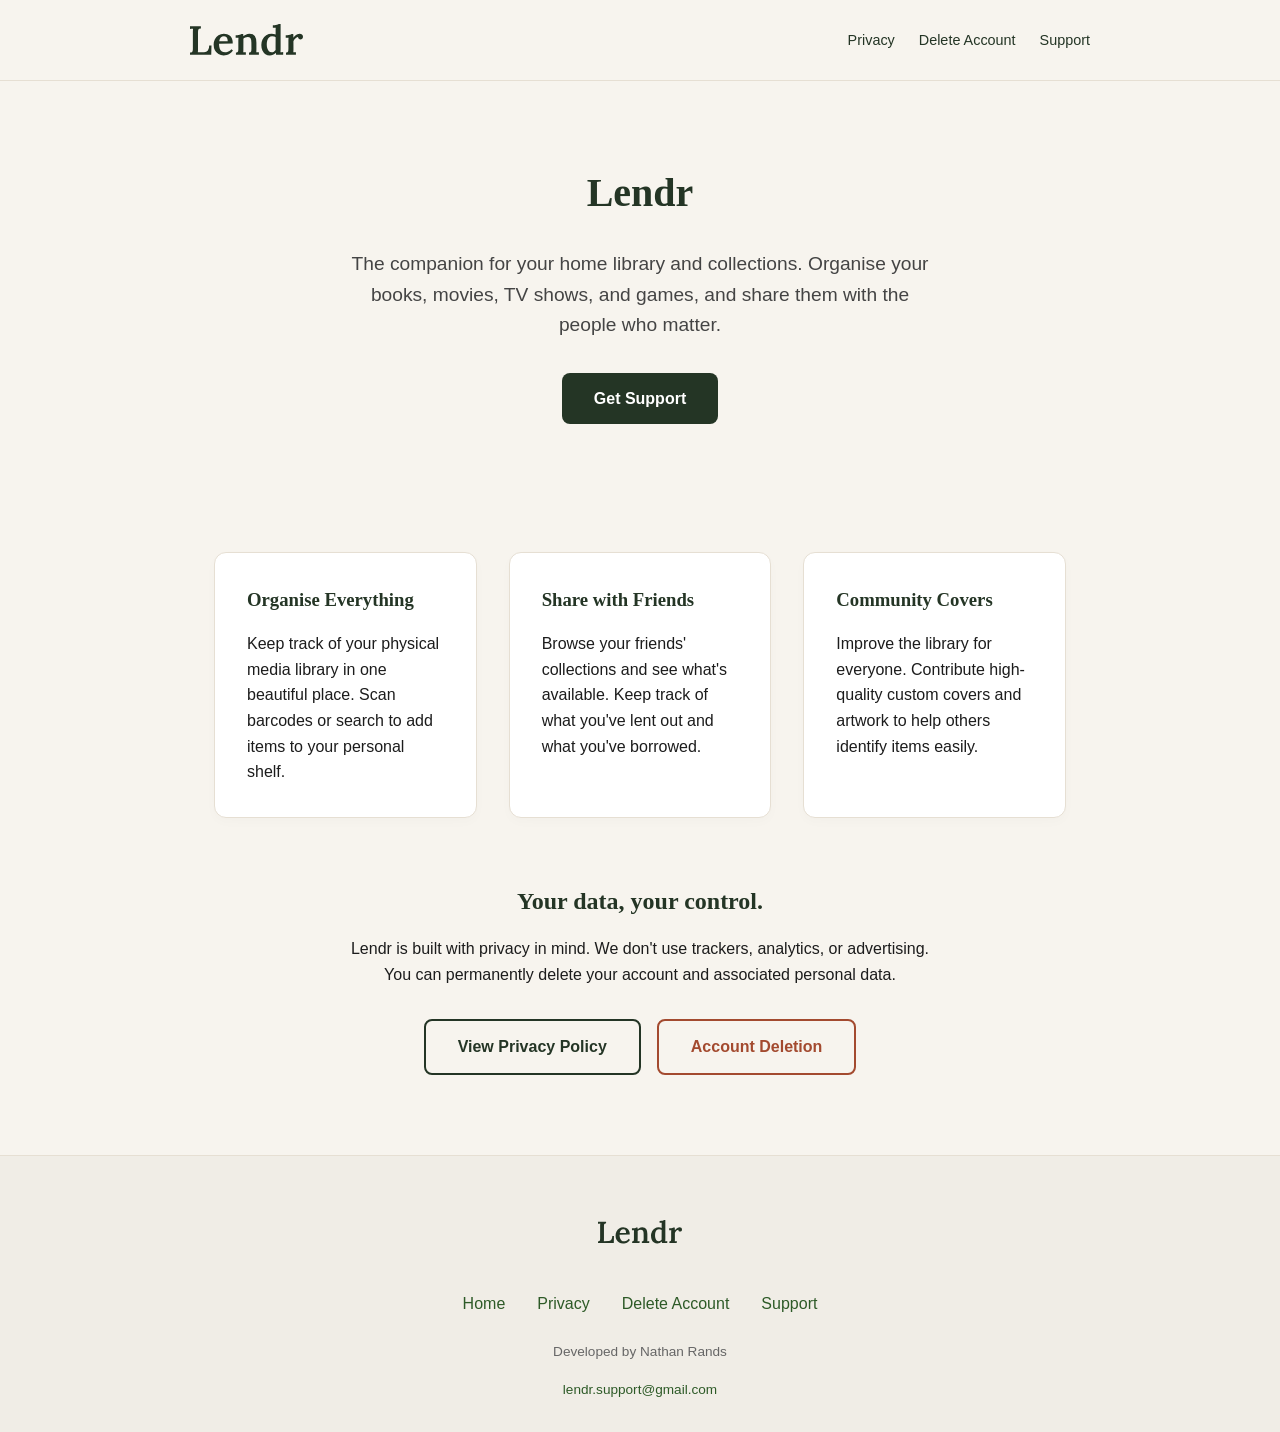
<file: index.html>
<!DOCTYPE html>
<html lang="en">
<head>
    <meta charset="UTF-8">
    <meta name="viewport" content="width=device-width, initial-scale=1.0">
    <title>Lendr — Organise & Share Your Collections</title>
    <link rel="stylesheet" href="styles.css">
    <link rel="icon" type="image/svg+xml" href="assets/favicon.svg">
</head>
<body>

    <header>
        <nav>
            <a href="index.html" class="logo-link">
                <img src="assets/logo.svg" alt="Lendr">
            </a>
            <ul>
                <li><a href="privacy.html">Privacy</a></li>
                <li><a href="delete-account.html">Delete Account</a></li>
                <li><a href="support.html">Support</a></li>
            </ul>
        </nav>
    </header>

    <main>
        <section class="hero">
            <h1>Lendr</h1>
            <p>The companion for your home library and collections. Organise your books, movies, TV shows, and games, and share them with the people who matter.</p>
            <a href="support.html" class="cta-button">Get Support</a>
        </section>

        <section class="features">
            <div class="feature-card">
                <h3>Organise Everything</h3>
                <p>Keep track of your physical media library in one beautiful place. Scan barcodes or search to add items to your personal shelf.</p>
            </div>
            <div class="feature-card">
                <h3>Share with Friends</h3>
                <p>Browse your friends' collections and see what's available. Keep track of what you've lent out and what you've borrowed.</p>
            </div>
            <div class="feature-card">
                <h3>Community Covers</h3>
                <p>Improve the library for everyone. Contribute high-quality custom covers and artwork to help others identify items easily.</p>
            </div>
        </section>

        <section style="text-align: center; margin-top: 4rem;">
            <h2>Your data, your control.</h2>
            <p style="max-width: 600px; margin: 1rem auto 2rem;">Lendr is built with privacy in mind. We don't use trackers, analytics, or advertising. You can permanently delete your account and associated personal data.</p>
            <div style="display: flex; justify-content: center; gap: 1rem; flex-wrap: wrap;">
                <a href="privacy.html" class="cta-button" style="background-color: transparent; border: 2px solid var(--forest-green); color: var(--forest-green);">View Privacy Policy</a>
                <a href="delete-account.html" class="cta-button" style="background-color: transparent; border: 2px solid #A34A2F; color: #A34A2F;">Account Deletion</a>
            </div>
        </section>
    </main>

    <footer>
        <div class="footer-content">
            <img src="assets/logo.svg" alt="Lendr" class="footer-logo">
            <ul class="footer-links">
                <li><a href="index.html">Home</a></li>
                <li><a href="privacy.html">Privacy</a></li>
                <li><a href="delete-account.html">Delete Account</a></li>
                <li><a href="support.html">Support</a></li>
            </ul>
            <p class="footer-info">Developed by Nathan Rands</p>
            <p class="footer-info"><a href="mailto:lendr.support@gmail.com">lendr.support@gmail.com</a></p>
        </div>
    </footer>

</body>
</html>
</file>
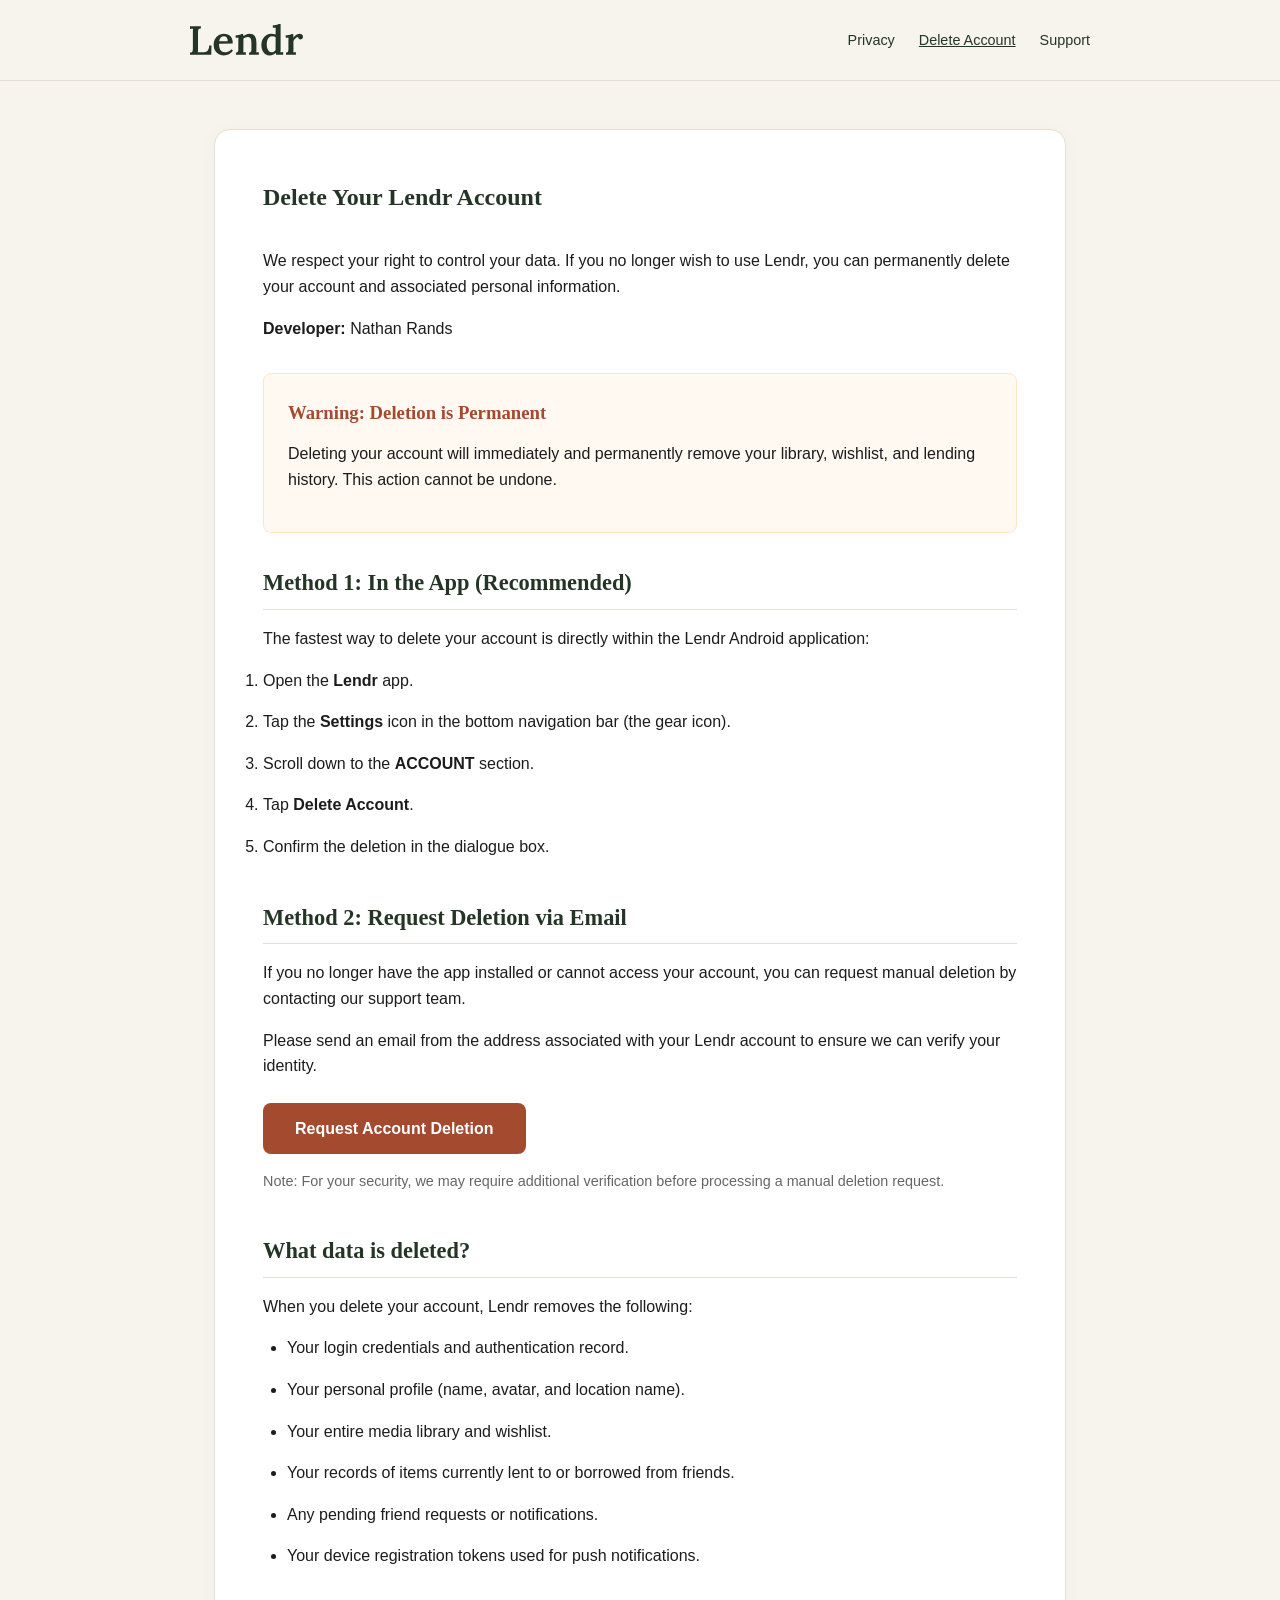
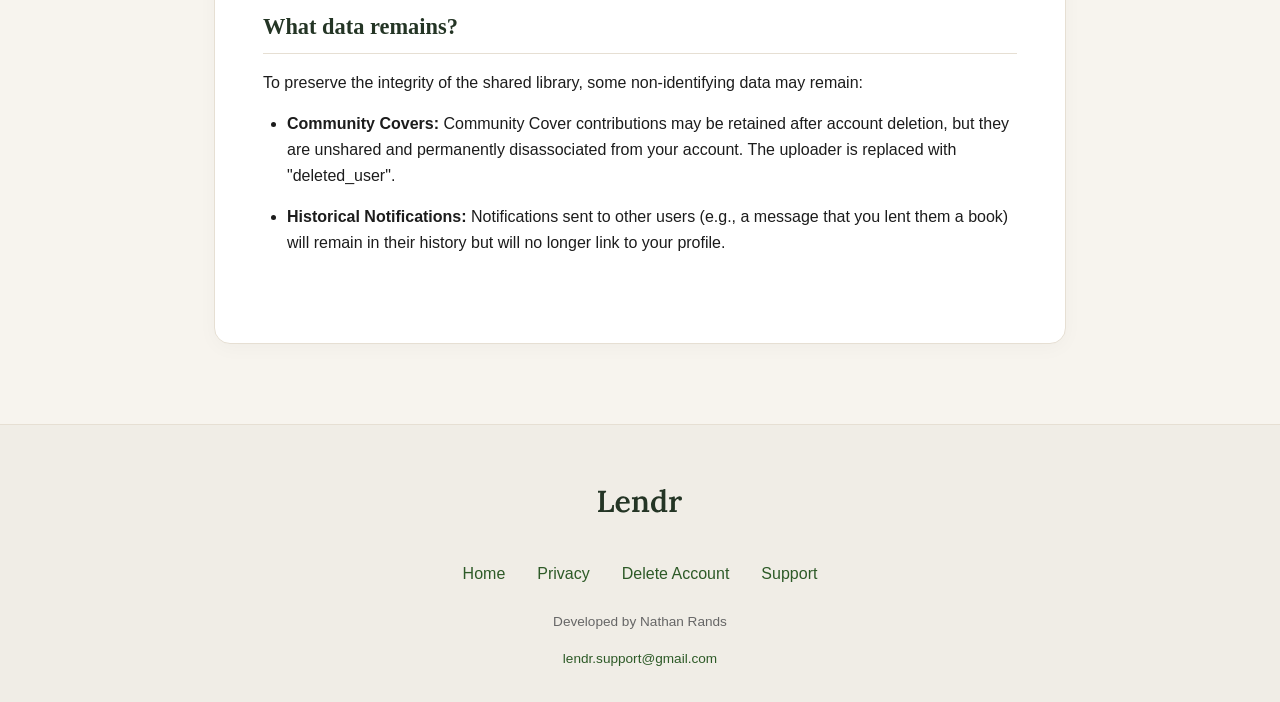
<file: delete-account.html>
<!DOCTYPE html>
<html lang="en">
<head>
    <meta charset="UTF-8">
    <meta name="viewport" content="width=device-width, initial-scale=1.0">
    <title>Delete Your Account — Lendr</title>
    <link rel="stylesheet" href="styles.css">
    <link rel="icon" type="image/svg+xml" href="assets/favicon.svg">
</head>
<body>

    <header>
        <nav>
            <a href="index.html" class="logo-link">
                <img src="assets/logo.svg" alt="Lendr">
            </a>
            <ul>
                <li><a href="privacy.html">Privacy</a></li>
                <li><a href="delete-account.html" style="text-decoration: underline;">Delete Account</a></li>
                <li><a href="support.html">Support</a></li>
            </ul>
        </nav>
    </header>

    <main>
        <article class="content-page">
            <h1>Delete Your Lendr Account</h1>
            <p>We respect your right to control your data. If you no longer wish to use Lendr, you can permanently delete your account and associated personal information.</p>

            <p><strong>Developer:</strong> Nathan Rands</p>

            <div class="deletion-box">
                <h3>Warning: Deletion is Permanent</h3>
                <p>Deleting your account will immediately and permanently remove your library, wishlist, and lending history. This action cannot be undone.</p>
            </div>

            <section>
                <h2>Method 1: In the App (Recommended)</h2>
                <p>The fastest way to delete your account is directly within the Lendr Android application:</p>
                <ol>
                    <li>Open the <strong>Lendr</strong> app.</li>
                    <li>Tap the <strong>Settings</strong> icon in the bottom navigation bar (the gear icon).</li>
                    <li>Scroll down to the <strong>ACCOUNT</strong> section.</li>
                    <li>Tap <strong>Delete Account</strong>.</li>
                    <li>Confirm the deletion in the dialogue box.</li>
                </ol>
            </section>

            <section>
                <h2>Method 2: Request Deletion via Email</h2>
                <p>If you no longer have the app installed or cannot access your account, you can request manual deletion by contacting our support team.</p>
                <p>Please send an email from the address associated with your Lendr account to ensure we can verify your identity.</p>

                <div style="margin-top: 1.5rem;">
                    <a href="mailto:lendr.support@gmail.com?subject=Lendr%20account%20deletion%20request&body=I%20request%20the%20permanent%20deletion%20of%20my%20Lendr%20account%20associated%20with%20this%20email%20address." class="cta-button" style="background-color: #A34A2F;">Request Account Deletion</a>
                </div>
                <p style="font-size: 0.9rem; margin-top: 1rem; color: #666;">Note: For your security, we may require additional verification before processing a manual deletion request.</p>
            </section>

            <section>
                <h2>What data is deleted?</h2>
                <p>When you delete your account, Lendr removes the following:</p>
                <ul>
                    <li>Your login credentials and authentication record.</li>
                    <li>Your personal profile (name, avatar, and location name).</li>
                    <li>Your entire media library and wishlist.</li>
                    <li>Your records of items currently lent to or borrowed from friends.</li>
                    <li>Any pending friend requests or notifications.</li>
                    <li>Your device registration tokens used for push notifications.</li>
                </ul>
            </section>

            <section>
                <h2>What data remains?</h2>
                <p>To preserve the integrity of the shared library, some non-identifying data may remain:</p>
                <ul>
                    <li><strong>Community Covers:</strong> Community Cover contributions may be retained after account deletion, but they are unshared and permanently disassociated from your account. The uploader is replaced with "deleted_user".</li>
                    <li><strong>Historical Notifications:</strong> Notifications sent to other users (e.g., a message that you lent them a book) will remain in their history but will no longer link to your profile.</li>
                </ul>
            </section>
        </article>
    </main>

    <footer>
        <div class="footer-content">
            <img src="assets/logo.svg" alt="Lendr" class="footer-logo">
            <ul class="footer-links">
                <li><a href="index.html">Home</a></li>
                <li><a href="privacy.html">Privacy</a></li>
                <li><a href="delete-account.html">Delete Account</a></li>
                <li><a href="support.html">Support</a></li>
            </ul>
            <p class="footer-info">Developed by Nathan Rands</p>
            <p class="footer-info"><a href="mailto:lendr.support@gmail.com">lendr.support@gmail.com</a></p>
        </div>
    </footer>

</body>
</html>
</file>
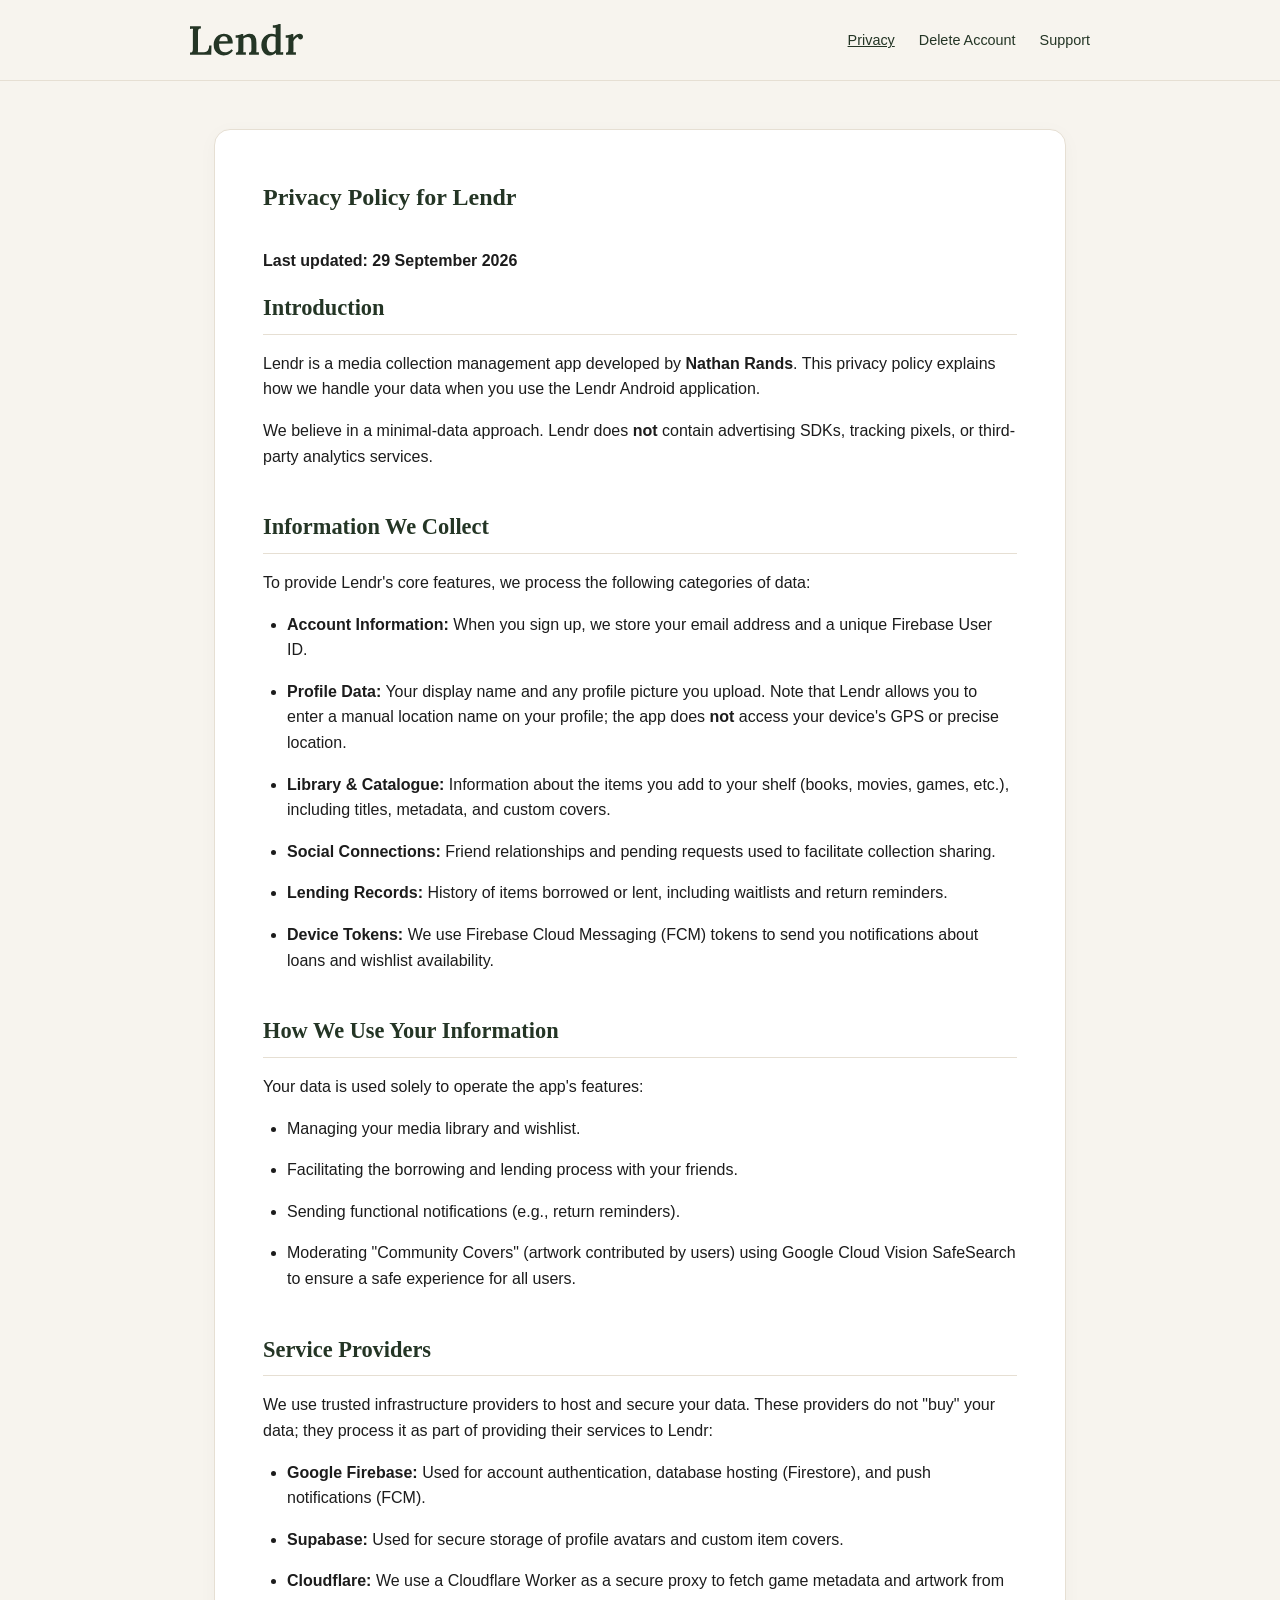
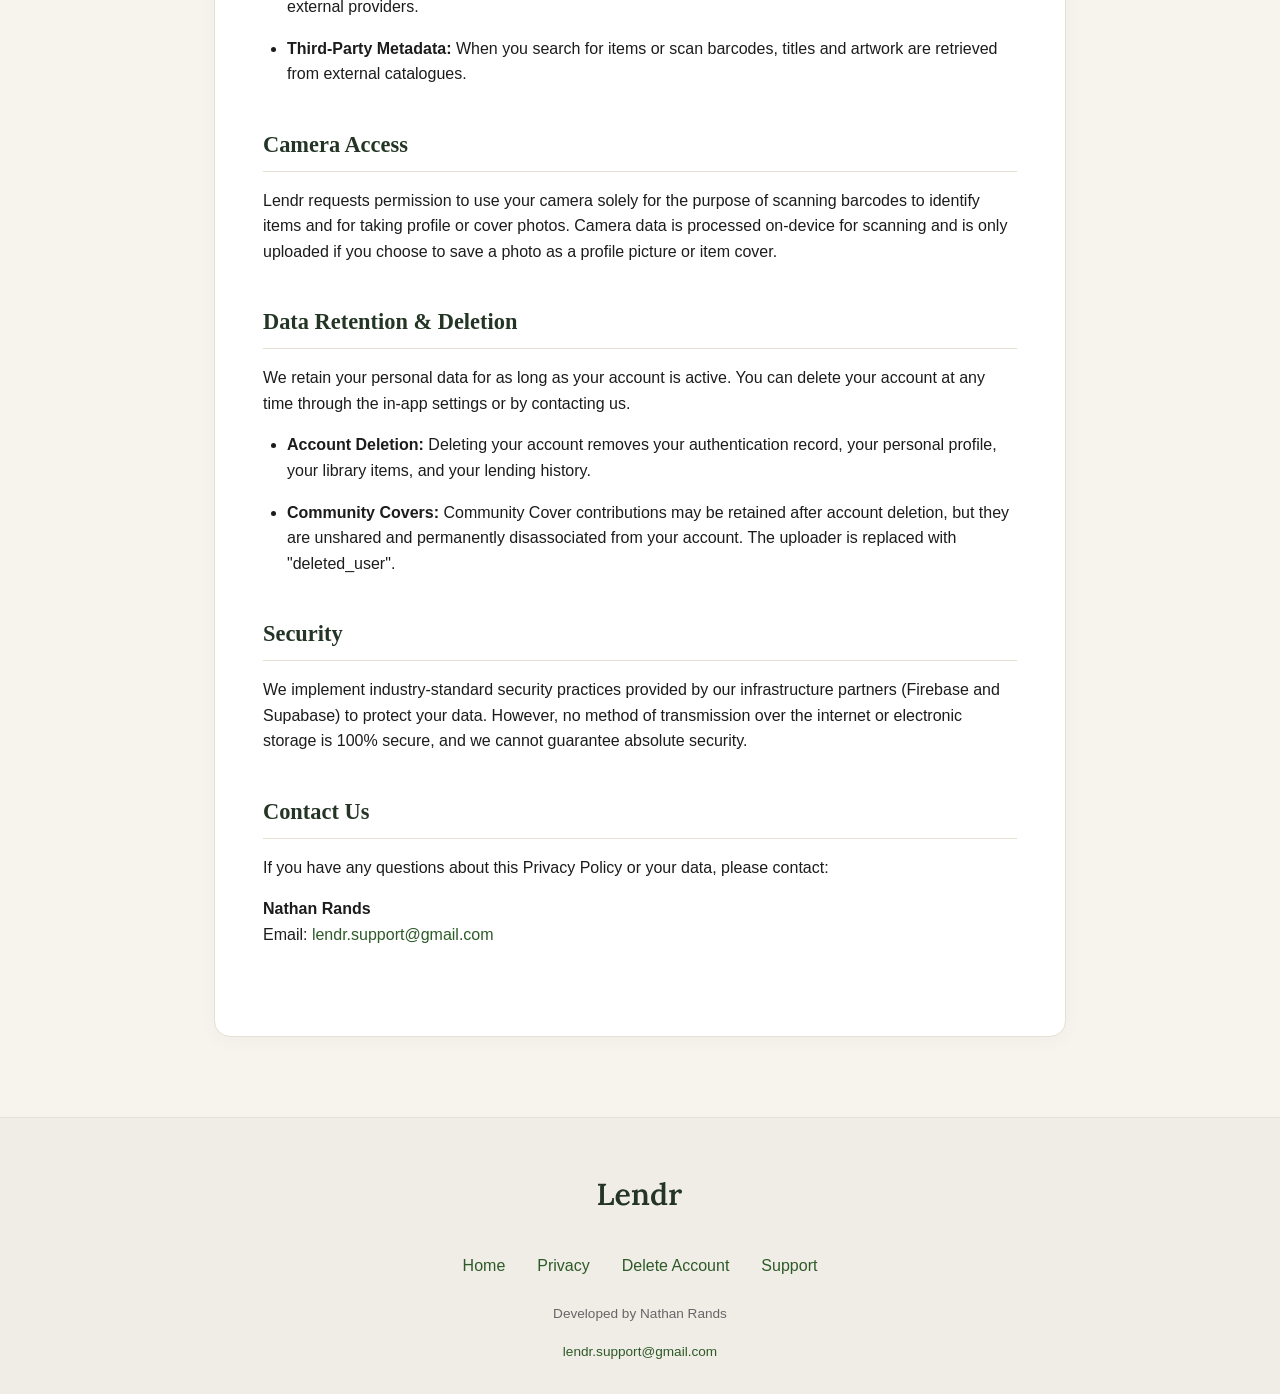
<file: privacy.html>
<!DOCTYPE html>
<html lang="en">
<head>
    <meta charset="UTF-8">
    <meta name="viewport" content="width=device-width, initial-scale=1.0">
    <title>Privacy Policy — Lendr</title>
    <link rel="stylesheet" href="styles.css">
    <link rel="icon" type="image/svg+xml" href="assets/favicon.svg">
</head>
<body>

    <header>
        <nav>
            <a href="index.html" class="logo-link">
                <img src="assets/logo.svg" alt="Lendr">
            </a>
            <ul>
                <li><a href="privacy.html" style="text-decoration: underline;">Privacy</a></li>
                <li><a href="delete-account.html">Delete Account</a></li>
                <li><a href="support.html">Support</a></li>
            </ul>
        </nav>
    </header>

    <main>
        <article class="content-page">
            <h1>Privacy Policy for Lendr</h1>
            <p><strong>Last updated: 29 September 2026</strong></p>

            <section>
                <h2>Introduction</h2>
                <p>Lendr is a media collection management app developed by <strong>Nathan Rands</strong>. This privacy policy explains how we handle your data when you use the Lendr Android application.</p>
                <p>We believe in a minimal-data approach. Lendr does <strong>not</strong> contain advertising SDKs, tracking pixels, or third-party analytics services.</p>
            </section>

            <section>
                <h2>Information We Collect</h2>
                <p>To provide Lendr's core features, we process the following categories of data:</p>
                <ul>
                    <li><strong>Account Information:</strong> When you sign up, we store your email address and a unique Firebase User ID.</li>
                    <li><strong>Profile Data:</strong> Your display name and any profile picture you upload. Note that Lendr allows you to enter a manual location name on your profile; the app does <strong>not</strong> access your device's GPS or precise location.</li>
                    <li><strong>Library & Catalogue:</strong> Information about the items you add to your shelf (books, movies, games, etc.), including titles, metadata, and custom covers.</li>
                    <li><strong>Social Connections:</strong> Friend relationships and pending requests used to facilitate collection sharing.</li>
                    <li><strong>Lending Records:</strong> History of items borrowed or lent, including waitlists and return reminders.</li>
                    <li><strong>Device Tokens:</strong> We use Firebase Cloud Messaging (FCM) tokens to send you notifications about loans and wishlist availability.</li>
                </ul>
            </section>

            <section>
                <h2>How We Use Your Information</h2>
                <p>Your data is used solely to operate the app's features:</p>
                <ul>
                    <li>Managing your media library and wishlist.</li>
                    <li>Facilitating the borrowing and lending process with your friends.</li>
                    <li>Sending functional notifications (e.g., return reminders).</li>
                    <li>Moderating "Community Covers" (artwork contributed by users) using Google Cloud Vision SafeSearch to ensure a safe experience for all users.</li>
                </ul>
            </section>

            <section>
                <h2>Service Providers</h2>
                <p>We use trusted infrastructure providers to host and secure your data. These providers do not "buy" your data; they process it as part of providing their services to Lendr:</p>
                <ul>
                    <li><strong>Google Firebase:</strong> Used for account authentication, database hosting (Firestore), and push notifications (FCM).</li>
                    <li><strong>Supabase:</strong> Used for secure storage of profile avatars and custom item covers.</li>
                    <li><strong>Cloudflare:</strong> We use a Cloudflare Worker as a secure proxy to fetch game metadata and artwork from external providers.</li>
                    <li><strong>Third-Party Metadata:</strong> When you search for items or scan barcodes, titles and artwork are retrieved from external catalogues.</li>
                </ul>
            </section>

            <section>
                <h2>Camera Access</h2>
                <p>Lendr requests permission to use your camera solely for the purpose of scanning barcodes to identify items and for taking profile or cover photos. Camera data is processed on-device for scanning and is only uploaded if you choose to save a photo as a profile picture or item cover.</p>
            </section>

            <section>
                <h2>Data Retention & Deletion</h2>
                <p>We retain your personal data for as long as your account is active. You can delete your account at any time through the in-app settings or by contacting us.</p>
                <ul>
                    <li><strong>Account Deletion:</strong> Deleting your account removes your authentication record, your personal profile, your library items, and your lending history.</li>
                    <li><strong>Community Covers:</strong> Community Cover contributions may be retained after account deletion, but they are unshared and permanently disassociated from your account. The uploader is replaced with "deleted_user".</li>
                </ul>
            </section>

            <section>
                <h2>Security</h2>
                <p>We implement industry-standard security practices provided by our infrastructure partners (Firebase and Supabase) to protect your data. However, no method of transmission over the internet or electronic storage is 100% secure, and we cannot guarantee absolute security.</p>
            </section>

            <section>
                <h2>Contact Us</h2>
                <p>If you have any questions about this Privacy Policy or your data, please contact:</p>
                <p><strong>Nathan Rands</strong><br>
                Email: <a href="mailto:lendr.support@gmail.com">lendr.support@gmail.com</a></p>
            </section>
        </article>
    </main>

    <footer>
        <div class="footer-content">
            <img src="assets/logo.svg" alt="Lendr" class="footer-logo">
            <ul class="footer-links">
                <li><a href="index.html">Home</a></li>
                <li><a href="privacy.html">Privacy</a></li>
                <li><a href="delete-account.html">Delete Account</a></li>
                <li><a href="support.html">Support</a></li>
            </ul>
            <p class="footer-info">Developed by Nathan Rands</p>
            <p class="footer-info"><a href="mailto:lendr.support@gmail.com">lendr.support@gmail.com</a></p>
        </div>
    </footer>

</body>
</html>
</file>
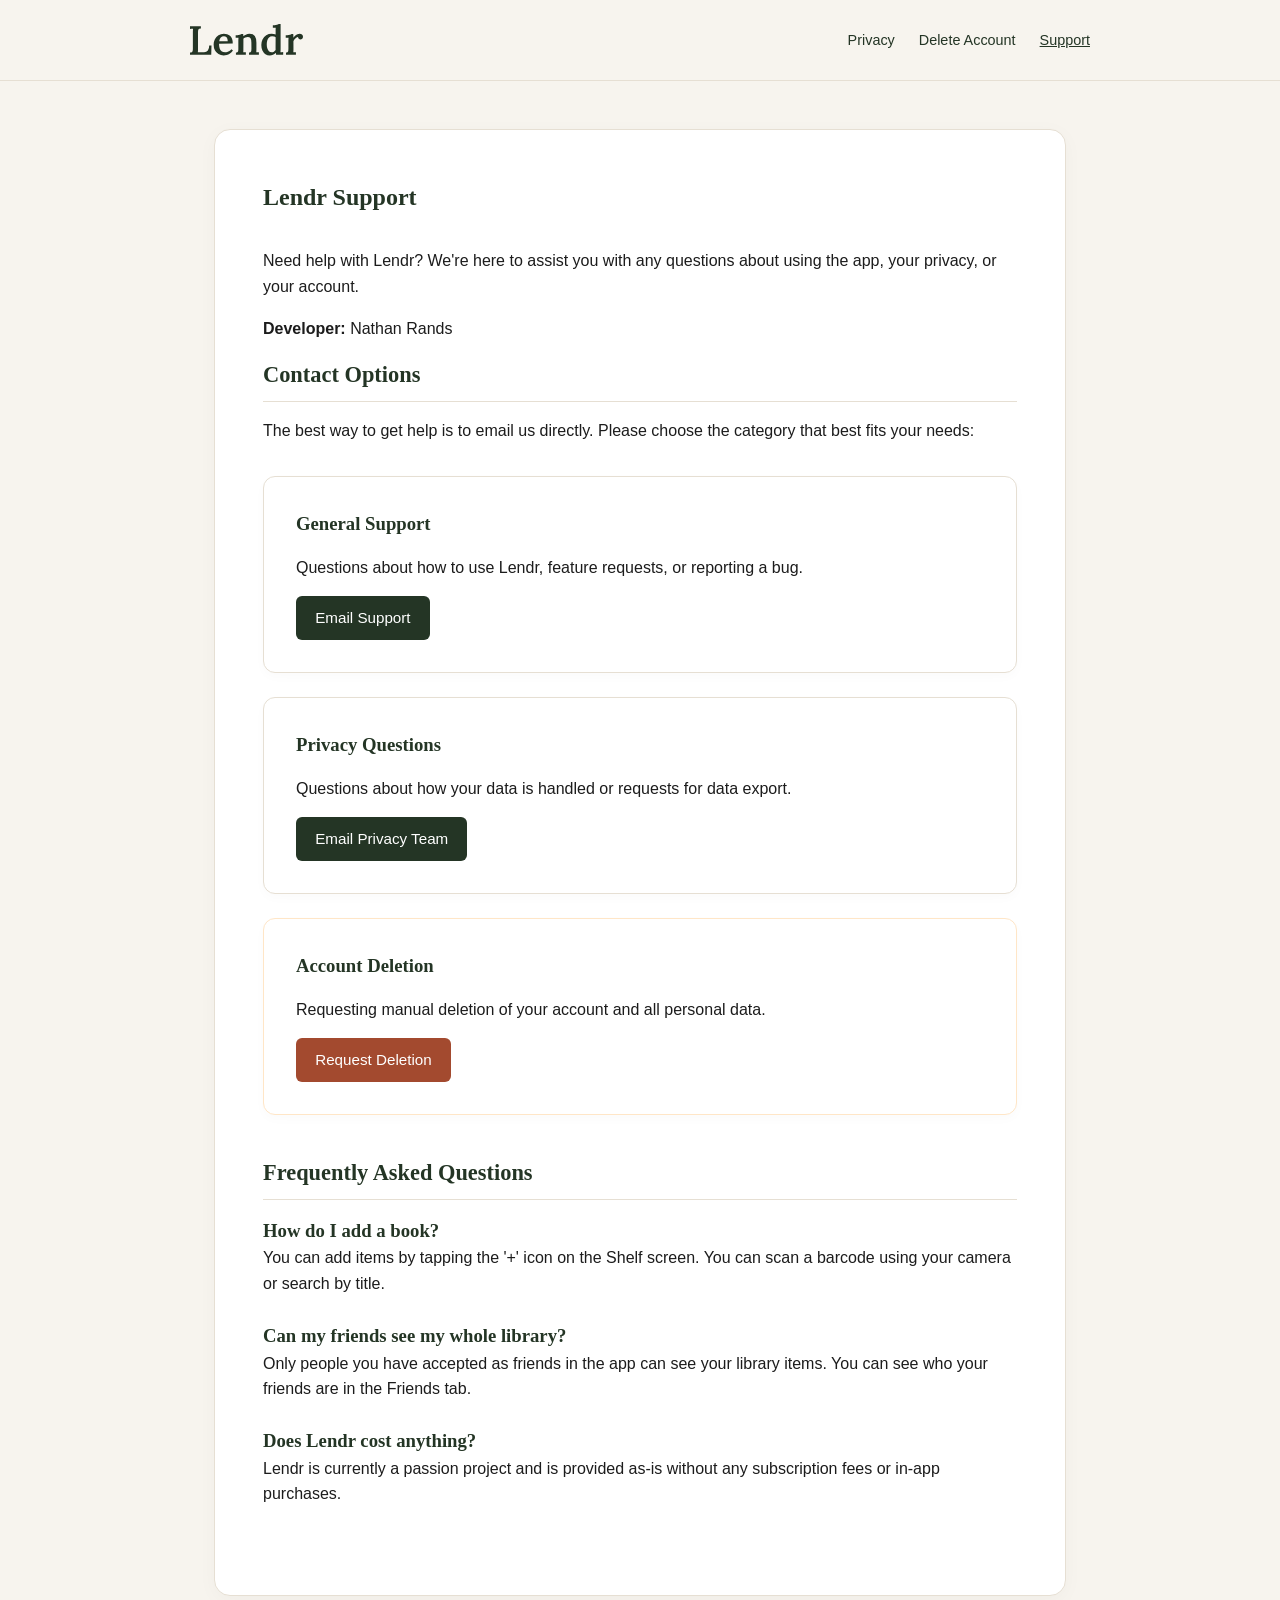
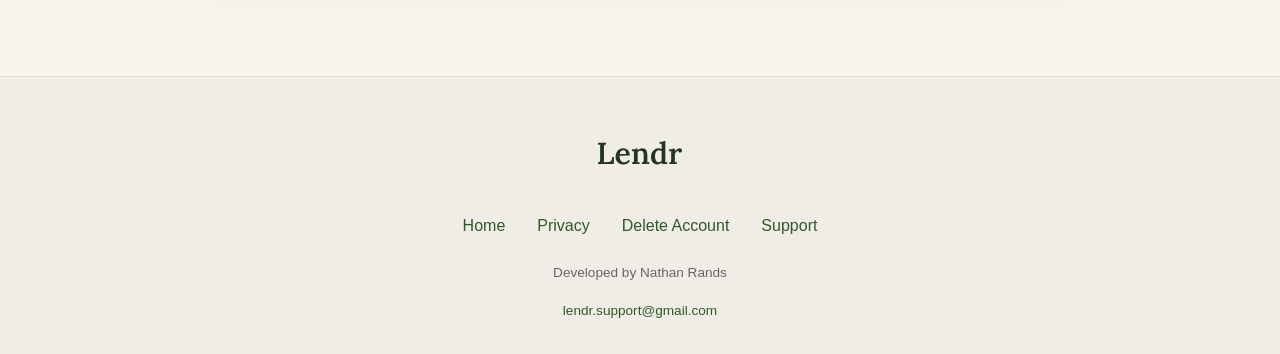
<file: support.html>
<!DOCTYPE html>
<html lang="en">
<head>
    <meta charset="UTF-8">
    <meta name="viewport" content="width=device-width, initial-scale=1.0">
    <title>Support — Lendr</title>
    <link rel="stylesheet" href="styles.css">
    <link rel="icon" type="image/svg+xml" href="assets/favicon.svg">
</head>
<body>

    <header>
        <nav>
            <a href="index.html" class="logo-link">
                <img src="assets/logo.svg" alt="Lendr">
            </a>
            <ul>
                <li><a href="privacy.html">Privacy</a></li>
                <li><a href="delete-account.html">Delete Account</a></li>
                <li><a href="support.html" style="text-decoration: underline;">Support</a></li>
            </ul>
        </nav>
    </header>

    <main>
        <article class="content-page">
            <h1>Lendr Support</h1>
            <p>Need help with Lendr? We're here to assist you with any questions about using the app, your privacy, or your account.</p>

            <p><strong>Developer:</strong> Nathan Rands</p>

            <section>
                <h2>Contact Options</h2>
                <p>The best way to get help is to email us directly. Please choose the category that best fits your needs:</p>

                <div style="display: grid; gap: 1.5rem; margin: 2rem 0;">
                    <div class="feature-card">
                        <h3>General Support</h3>
                        <p>Questions about how to use Lendr, feature requests, or reporting a bug.</p>
                        <a href="mailto:lendr.support@gmail.com?subject=Lendr%20General%20Support%20Inquiry" class="contact-button">Email Support</a>
                    </div>

                    <div class="feature-card">
                        <h3>Privacy Questions</h3>
                        <p>Questions about how your data is handled or requests for data export.</p>
                        <a href="mailto:lendr.support@gmail.com?subject=Lendr%20Privacy%20Inquiry" class="contact-button">Email Privacy Team</a>
                    </div>

                    <div class="feature-card" style="border-color: #FFE6C7;">
                        <h3>Account Deletion</h3>
                        <p>Requesting manual deletion of your account and all personal data.</p>
                        <a href="mailto:lendr.support@gmail.com?subject=Lendr%20Account%20Deletion%20Request" class="contact-button" style="background-color: #A34A2F;">Request Deletion</a>
                    </div>
                </div>
            </section>

            <section>
                <h2>Frequently Asked Questions</h2>
                <div style="margin-bottom: 1.5rem;">
                    <h3>How do I add a book?</h3>
                    <p>You can add items by tapping the '+' icon on the Shelf screen. You can scan a barcode using your camera or search by title.</p>
                </div>
                <div style="margin-bottom: 1.5rem;">
                    <h3>Can my friends see my whole library?</h3>
                    <p>Only people you have accepted as friends in the app can see your library items. You can see who your friends are in the Friends tab.</p>
                </div>
                <div style="margin-bottom: 1.5rem;">
                    <h3>Does Lendr cost anything?</h3>
                    <p>Lendr is currently a passion project and is provided as-is without any subscription fees or in-app purchases.</p>
                </div>
            </section>
        </article>
    </main>

    <footer>
        <div class="footer-content">
            <img src="assets/logo.svg" alt="Lendr" class="footer-logo">
            <ul class="footer-links">
                <li><a href="index.html">Home</a></li>
                <li><a href="privacy.html">Privacy</a></li>
                <li><a href="delete-account.html">Delete Account</a></li>
                <li><a href="support.html">Support</a></li>
            </ul>
            <p class="footer-info">Developed by Nathan Rands</p>
            <p class="footer-info"><a href="mailto:lendr.support@gmail.com">lendr.support@gmail.com</a></p>
        </div>
    </footer>

</body>
</html>
</file>
<file: styles.css>
/* Lendr Website Styles */
:root {
    --bg-color: #F7F4EE; /* Clean cream background */
    --forest-green: #243525; /* Primary wordmark green */
    --accent-green: #2D5A27; /* Accent green */
    --ink: #1C1C1C; /* Main text color */
    --border-wood: #E6DFD3; /* Subtle wood border */
    --card-bg: #FFFFFF;
    --max-width: 900px;
}

* {
    box-sizing: border-box;
    margin: 0;
    padding: 0;
}

body {
    font-family: -apple-system, BlinkMacSystemFont, "Segoe UI", Roboto, Helvetica, Arial, sans-serif;
    background-color: var(--bg-color);
    color: var(--ink);
    line-height: 1.6;
    padding: 0;
}

h1, h2, h3, .brand-font {
    font-family: "Lora", "Georgia", serif;
    color: var(--forest-green);
    font-weight: 600;
}

a {
    color: var(--accent-green);
    text-decoration: none;
    transition: opacity 0.2s;
}

a:hover {
    opacity: 0.8;
}

/* Layout */
header {
    background-color: var(--bg-color);
    border-bottom: 1px solid var(--border-wood);
    padding: 1.5rem 1rem;
    position: sticky;
    top: 0;
    z-index: 100;
}

nav {
    max-width: var(--max-width);
    margin: 0 auto;
    display: flex;
    justify-content: space-between;
    align-items: center;
}

.logo-link img {
    height: 32px;
    display: block;
}

nav ul {
    list-style: none;
    display: flex;
    gap: 1.5rem;
}

nav ul li a {
    font-size: 0.9rem;
    font-weight: 500;
    color: var(--forest-green);
}

main {
    max-width: var(--max-width);
    margin: 3rem auto;
    padding: 0 1.5rem;
}

footer {
    border-top: 1px solid var(--border-wood);
    padding: 4rem 1.5rem 2rem;
    margin-top: 5rem;
    background-color: #F0EDE6;
    text-align: center;
}

.footer-content {
    max-width: var(--max-width);
    margin: 0 auto;
}

.footer-logo {
    height: 24px;
    margin-bottom: 1rem;
}

.footer-links {
    list-style: none;
    display: flex;
    justify-content: center;
    gap: 2rem;
    margin: 1.5rem 0;
    flex-wrap: wrap;
}

.footer-info {
    font-size: 0.85rem;
    color: #666;
    margin-top: 1rem;
}

/* Sections & Components */
.hero {
    text-align: center;
    padding: 2rem 0 4rem;
}

.hero h1 {
    font-size: 2.5rem;
    margin-bottom: 1.5rem;
}

.hero p {
    font-size: 1.2rem;
    max-width: 600px;
    margin: 0 auto 2rem;
    color: #444;
}

.cta-button {
    display: inline-block;
    background-color: var(--forest-green);
    color: white;
    padding: 0.8rem 2rem;
    border-radius: 8px;
    font-weight: 600;
    transition: transform 0.2s, background-color 0.2s;
}

.cta-button:hover {
    background-color: var(--accent-green);
    transform: translateY(-2px);
    opacity: 1;
}

.features {
    display: grid;
    grid-template-columns: repeat(auto-fit, minmax(250px, 1fr));
    gap: 2rem;
    margin: 4rem 0;
}

.feature-card {
    background: var(--card-bg);
    padding: 2rem;
    border-radius: 12px;
    border: 1px solid var(--border-wood);
    box-shadow: 0 4px 12px rgba(0,0,0,0.02);
}

.feature-card h3 {
    margin-bottom: 1rem;
}

.content-page {
    background: var(--card-bg);
    padding: 3rem;
    border-radius: 16px;
    border: 1px solid var(--border-wood);
    box-shadow: 0 4px 20px rgba(0,0,0,0.03);
}

.content-page h1 {
    margin-bottom: 2rem;
}

.content-page section {
    margin-bottom: 2.5rem;
}

.content-page h2 {
    font-size: 1.4rem;
    margin-bottom: 1rem;
    border-bottom: 1px solid var(--border-wood);
    padding-bottom: 0.5rem;
}

.content-page p, .content-page li {
    margin-bottom: 1rem;
}

.content-page ul {
    padding-left: 1.5rem;
    margin-bottom: 1.5rem;
}

.deletion-box {
    background-color: #FFF9F2;
    border: 1px solid #FFE6C7;
    padding: 1.5rem;
    border-radius: 8px;
    margin: 2rem 0;
}

.deletion-box h3 {
    color: #A34A2F;
    margin-bottom: 0.8rem;
}

.contact-button {
    display: inline-flex;
    align-items: center;
    background-color: var(--forest-green);
    color: white !important;
    padding: 0.6rem 1.2rem;
    border-radius: 6px;
    font-size: 0.95rem;
}

/* Responsive */
@media (max-width: 600px) {
    nav {
        flex-direction: column;
        gap: 1.5rem;
    }

    .hero h1 {
        font-size: 2rem;
    }

    .content-page {
        padding: 1.5rem;
    }

    .footer-links {
        gap: 1rem;
    }
}
</file>
